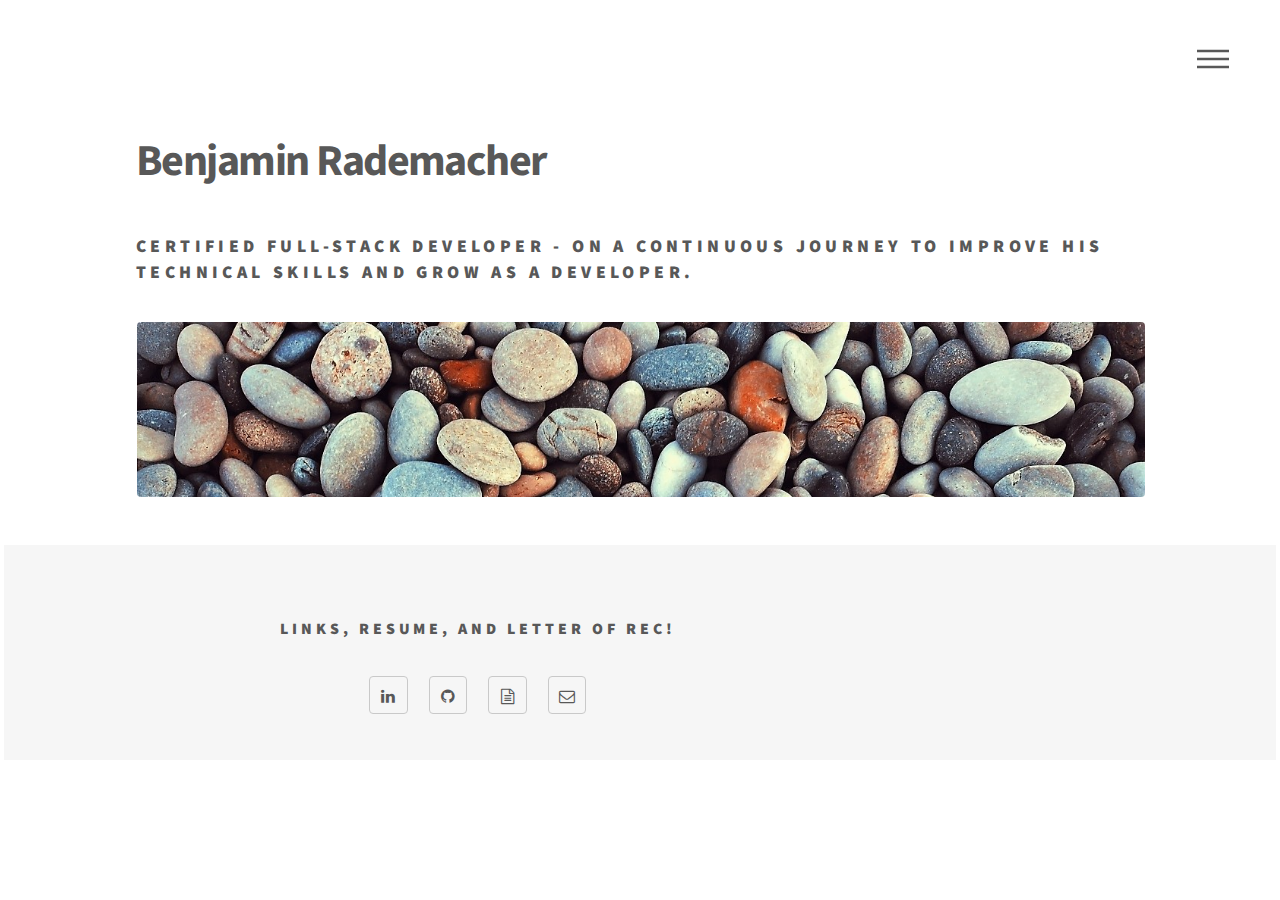
<file: index.html>
<!DOCTYPE HTML>

<html>

<head>
	<title>Ben Rademacher Portfolio</title>
	<meta charset="utf-8" />
	<meta name="viewport" content="width=device-width, initial-scale=1, user-scalable=no" />
	<link rel="stylesheet" href="assets/css/main.css" />
	<noscript>
		<link rel="stylesheet" href="assets/css/noscript.css" /></noscript>
</head>

<body class="is-preload">
	<!-- Wrapper -->
	<div id="wrapper">

		<!-- Header -->
		<header id="header">
			<div class="inner">

				<!-- Nav -->
				<nav>
					<ul>
						<li><a href="#menu">Menu</a></li>
					</ul>
				</nav>

			</div>
		</header>

		<!-- Menu -->
		<nav id="menu">
			<h2>Menu</h2>
			<ul>
				<li><a href="index.html">Home</a></li>
				<li><a href="about.html">About Me</a></li>
				<li><a href="portfolio.html">Portfolio</a></li>
			</ul>
		</nav>

		<!-- Main -->
		<div class="main">

			<div class="inner">
				<h1>Benjamin Rademacher</h1>

				<h2>Certified full-stack developer - On a continuous journey to improve his technical skills and grow as a
					developer.</h2>

				<span class="image main"><img src="images/homeImage.jpg" alt="" /></span>
			</div>

		</div>

		<!-- Footer -->
		<footer id="footer">
			<div class="inner">

				<section>
					<h2>Links, Resume, and Letter of Rec!</h2>
					<ul class="icons">
						<li><a href="https://www.linkedin.com/in/benjamin-rademacher-408414156/" class="icon style2 fa-linkedin"><span
								 class="label">LinkedIn</span></a></li>
						<li><a href="https://github.com/Brademacher" class="icon style2 fa-github"><span class="label">GitHub</span></a></li>
						<li><a href="https://drive.google.com/file/d/1cj8denVGsqzPODSvuoxDwABhf8WOBsM_/view?usp=sharing" class="icon style2 fa-file-text-o"><span
								 class="label">Resume</span></a></li>
						<li><a href="https://drive.google.com/file/d/0B2CAFLzSlTbmTkt3UWxESm9NRUxSRF9FR2FhVXRlQ3o4UEhr/view?usp=sharing"
							 class="icon style2 fa-envelope-o"><span class="label">Letter of Recommendation</span></a></li>
					</ul>
				</section>

			</div>
		</footer>

	</div>

	<!-- Scripts -->
	<script src="assets/js/jquery.min.js"></script>
	<script src="assets/js/browser.min.js"></script>
	<script src="assets/js/breakpoints.min.js"></script>
	<script src="assets/js/util.js"></script>
	<script src="assets/js/main.js"></script>

</body>

</html>
</file>
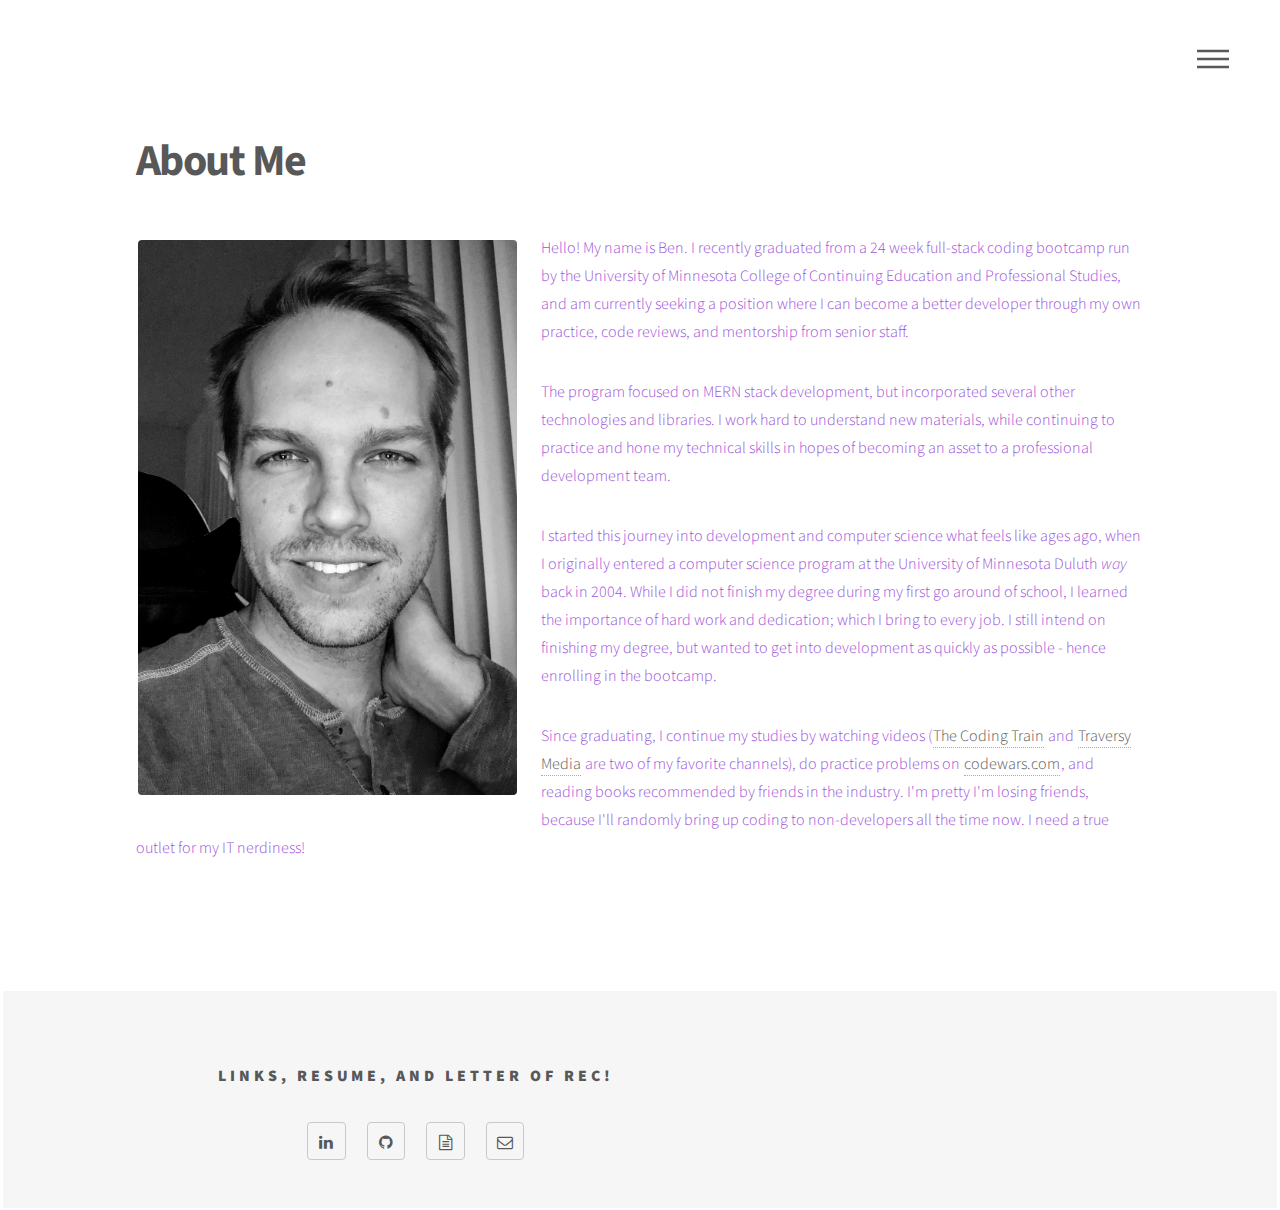
<file: about.html>
<!DOCTYPE HTML>

<html>

<head>
	<title>Ben Rademacher Portfolio</title>
	<meta charset="utf-8" />
	<meta name="viewport" content="width=device-width, initial-scale=1, user-scalable=no" />
	<link rel="stylesheet" href="assets/css/main.css" />
	<noscript>
		<link rel="stylesheet" href="assets/css/noscript.css" /></noscript>
</head>

<body class="is-preload">
	<!-- Wrapper -->
	<div id="wrapper">

		<!-- Header -->
		<header id="header">
			<div class="inner">

				<!-- Nav -->
				<nav>
					<ul>
						<li><a href="#menu">Menu</a></li>
					</ul>
				</nav>

			</div>
		</header>

		<!-- Menu -->
		<nav id="menu">
			<h2>Menu</h2>
			<ul>
				<li><a href="index.html">Home</a></li>
				<li><a href="about.html">About Me</a></li>
				<li><a href="portfolio.html">Portfolio</a></li>
			</ul>
		</nav>

		<!-- Main -->
		<div id="main">

			<div class="inner">

				<h1>About Me</h1>

				<p class='bio'><span class="image left"><img src="./images/picofme.jpeg" alt="Picture of me" /></span>Hello! My name is Ben. I
					recently graduated from a 24 week full-stack coding bootcamp run by the
					University of Minnesota College of Continuing Education and Professional Studies, and am currently seeking a
					position where I can become a better developer through my own practice, code reviews,
					and mentorship from senior staff.</p>


				<p class='bio'>The program focused on MERN stack development, but incorporated several other technologies and libraries. I work
					hard to understand new materials, while continuing to practice and hone my technical skills in hopes of becoming
					an asset to a professional development team.</p>

				<p class='bio'>I started this journey into development and computer science what feels like ages ago, when I originally entered
					a computer science program at the University of Minnesota Duluth <em>way</em> back in 2004. While I did not finish
					my degree during my first go around of school, I learned the importance of hard work and dedication; which I bring
					to every
					job. I still intend on finishing my degree, but wanted to get into development as quickly as possible - hence
					enrolling in
					the bootcamp.</p>

				<p class='bio'>Since graduating, I continue my studies by watching videos (<a href="https://www.youtube.com/user/shiffman">The
						Coding Train</a> and <a href="https://www.youtube.com/channel/UC29ju8bIPH5as8OGnQzwJyA">Traversy Media</a> are
					two of my favorite channels), do practice problems on <a href="https://www.codewars.com/users/brademacher">codewars.com</a>,
					and reading books recommended by friends in the industry. I'm pretty I'm losing friends, because I'll randomly
					bring up coding to non-developers all the time now. I need a true outlet for my IT nerdiness!</p>

			</div>
		</div>
	</div>

	<!-- Footer -->
	<footer id="footer">

		<div class="inner">

			<section>
				<h2>Links, Resume, and Letter of Rec!</h2>

				<ul class="icons">
					<li><a href="https://www.linkedin.com/in/benjamin-rademacher-408414156/" class="icon style2 fa-linkedin"><span
							 class="label">LinkedIn</span></a></li>
					<li><a href="https://github.com/Brademacher" class="icon style2 fa-github"><span class="label">GitHub</span></a></li>
					<li><a href="https://drive.google.com/file/d/1cj8denVGsqzPODSvuoxDwABhf8WOBsM_/view?usp=sharing" class="icon style2 fa-file-text-o"><span
							 class="label">Resume</span></a></li>
					<li><a href="https://drive.google.com/file/d/0B2CAFLzSlTbmTkt3UWxESm9NRUxSRF9FR2FhVXRlQ3o4UEhr/view?usp=sharing"
						 class="icon style2 fa-envelope-o"><span class="label">Letter of Recommendation</span></a></li>
				</ul>

			</section>

		</div>
	</footer>

	</div>

	<!-- Scripts -->
	<script src="assets/js/jquery.min.js"></script>
	<script src="assets/js/browser.min.js"></script>
	<script src="assets/js/breakpoints.min.js"></script>
	<script src="assets/js/util.js"></script>
	<script src="assets/js/main.js"></script>

</body>

</html>
</file>
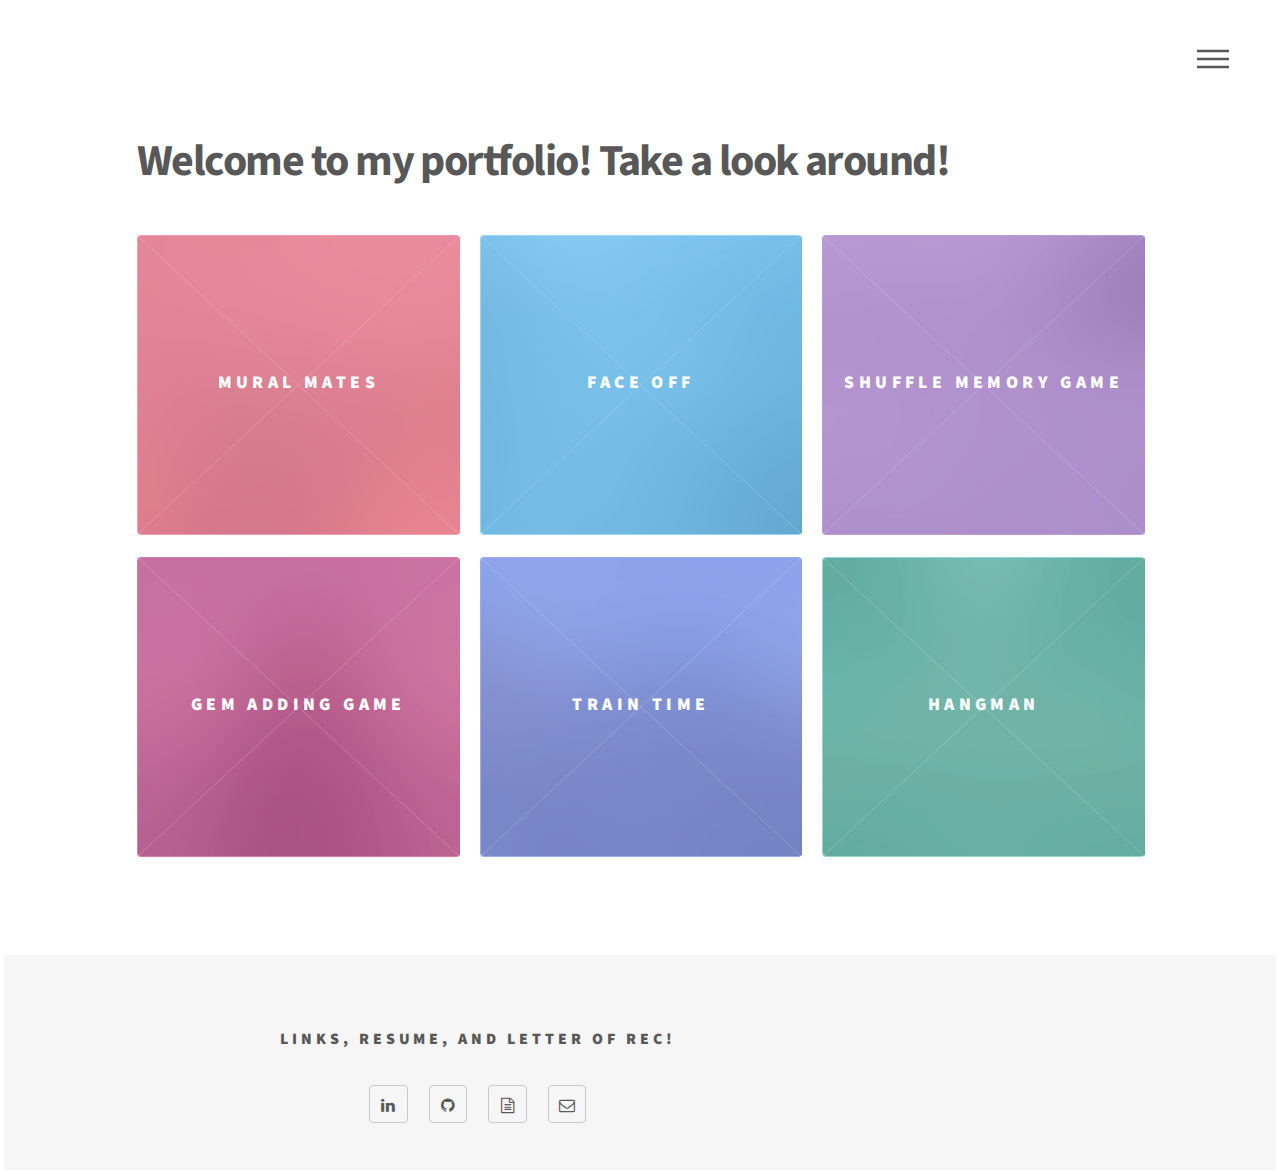
<file: portfolio.html>
<!DOCTYPE HTML>

<html>

<head>
	<title>Ben Rademacher Portfolio</title>
	<meta charset="utf-8" />
	<meta name="viewport" content="width=device-width, initial-scale=1, user-scalable=no" />
	<link rel="stylesheet" href="assets/css/main.css" />
	<noscript>
		<link rel="stylesheet" href="assets/css/noscript.css" /></noscript>
</head>

<body class="is-preload">
	<!-- Wrapper -->
	<div id="wrapper">

		<!-- Header -->
		<header id="header">
			<div class="inner">

				<!-- Nav -->
				<nav>
					<ul>
						<li><a href="#menu">Menu</a></li>
					</ul>
				</nav>

			</div>
		</header>

		<!-- Menu -->
		<nav id="menu">
			<h2>Menu</h2>
			<ul>
				<li><a href="index.html">Home</a></li>
				<li><a href="about.html">About Me</a></li>
				<li><a href="portfolio.html">Portfolio</a></li>
			</ul>
		</nav>

		<!-- Main -->
		<div id="main">
			<div class="inner">
				<header>
					<h1>Welcome to my portfolio! Take a look around!</h1>
				</header>
				<section class="tiles">

					<article class="style1">
						<span class="image">
							<img src="images/pic01.jpg" alt="mural mates" />
						</span>
						<a href="https://muralmates.herokuapp.com/">
							<h2>Mural Mates</h2>
							<div class="content">
								<p>Final group project of our program. This is a full-stack interactive game for you and a friend to create
									collaborative drawings. Uses MERN stack,
									canvas, semantic UI, and other technologies.</p>
							</div>
						</a>
					</article>

					<article class="style2">
						<span class="image">
							<img src="images/pic02.jpg" alt="" />
						</span>
						<a href="https://mcale017.github.io/Group-Project-1/">
							<h2>Face Off</h2>
							<div class="content">
								<p>Battle your buddies by uploading your favorite pic of yourselves and duking it out! Uses JavaScript, jQuery,
									Bootstrap,
									and third party API's.</p>
							</div>
						</a>
					</article>

					<article class="style5">
						<span class="image">
							<img src="images/pic05.jpg" alt="" />
						</span>
						<a href="https://fathomless-ocean-94780.herokuapp.com/">
							<h2>Shuffle Memory Game</h2>
							<div class="content">
								<p>React-based game that challenges your memory. It's also fun and filled with 90's cartoon characters!</p>
							</div>
						</a>
					</article>

					<article class="style4">
						<span class="image">
							<img src="images/pic04.jpg" alt="" />
						</span>
						<a href="https://brademacher.github.io/Gem-Game/">
							<h2>Gem Adding Game</h2>
							<div class="content">
								<p>A quick game using jQuery. Press the gems with hidden random values to hopefully add up to the target amount!</p>
							</div>
						</a>
					</article>

					<article class="style6">
						<span class="image">
							<img src="images/pic06.jpg" alt="" />
						</span>
						<a href="https://brademacher.github.io/Train-Time/">
							<h2>Train Time</h2>
							<div class="content">
								<p>Project that uses Firebase to store train departure times (which are added by you).</p>
							</div>
						</a>
					</article>

					<article class="style3">
						<span class="image">
							<img src="images/pic03.jpg" alt="" />
						</span>
						<a href="https://brademacher.github.io/Hangman/">
							<h2>Hangman</h2>
							<div class="content">
								<p>Simple Hangman game. This was the first application I developed that used JavaScript. </p>
							</div>
						</a>
					</article>

				</section>
			</div>
		</div>

		<!-- Footer -->
		<footer id="footer">
			<div class="inner">
				<section>
					<h2>Links, Resume, and Letter of Rec!</h2>
					<ul class="icons">
						<li><a href="https://www.linkedin.com/in/benjamin-rademacher-408414156/" class="icon style2 fa-linkedin"><span
								 class="label">LinkedIn</span></a></li>
						<li><a href="https://github.com/Brademacher" class="icon style2 fa-github"><span class="label">GitHub</span></a></li>
						<li><a href="https://drive.google.com/file/d/1cj8denVGsqzPODSvuoxDwABhf8WOBsM_/view?usp=sharing" class="icon style2 fa-file-text-o"><span
								 class="label">Resume</span></a></li>
						<li><a href="https://drive.google.com/file/d/0B2CAFLzSlTbmTkt3UWxESm9NRUxSRF9FR2FhVXRlQ3o4UEhr/view?usp=sharing"
							 class="icon style2 fa-envelope-o"><span class="label">Letter of Recommendation</span></a></li>
					</ul>
				</section>
			</div>
		</footer>

	</div>

	<!-- Scripts -->
	<script src="assets/js/jquery.min.js"></script>
	<script src="assets/js/browser.min.js"></script>
	<script src="assets/js/breakpoints.min.js"></script>
	<script src="assets/js/util.js"></script>
	<script src="assets/js/main.js"></script>

</body>

</html>
</file>
<file: assets/css/noscript.css>
/* Tiles */

	body.is-preload .tiles article {
		-moz-transform: none;
		-webkit-transform: none;
		-ms-transform: none;
		transform: none;
		opacity: 1;
	}
</file>
<file: assets/css/main.css>
@import url(font-awesome.min.css);
@import url("https://fonts.googleapis.com/css?family=Source+Sans+Pro:300,700,900");

html, body, div, span, applet, object,
iframe, h1, h2, h3, h4, h5, h6, p, blockquote,
pre, a, abbr, acronym, address, big, cite,
code, del, dfn, em, img, ins, kbd, q, s, samp,
small, strike, strong, sub, sup, tt, var, b,
u, i, center, dl, dt, dd, ol, ul, li, fieldset,
form, label, legend, table, caption, tbody,
tfoot, thead, tr, th, td, article, aside,
canvas, details, embed, figure, figcaption,
footer, header, hgroup, menu, nav, output, ruby,
section, summary, time, mark, audio, video {
	margin: 1px;
	padding: 0;
	border: 0;
	font-size: 100%;
	font: inherit;
	vertical-align: baseline;}

article, aside, details, figcaption, figure,
footer, header, hgroup, menu, nav, section {
	display: block;}

body {
	line-height: 1;
}

ol, ul {
	list-style: none;
}

blockquote, q {
	quotes: none;
}

	blockquote:before, blockquote:after, q:before, q:after {
		content: '';
		content: none;
	}

table {
	border-collapse: collapse;
	border-spacing: 0;
}

body {
	-webkit-text-size-adjust: none;
}

mark {
	background-color: transparent;
	color: inherit;
}

input::-moz-focus-inner {
	border: 0;
	padding: 0;
}

input, select, textarea {
	-moz-appearance: none;
	-webkit-appearance: none;
	-ms-appearance: none;
	appearance: none;
}

/* Basic */

	@-ms-viewport {
		width: device-width;
	}

	body {
		-ms-overflow-style: scrollbar;
	}

	@media screen and (max-width: 480px) {

		html, body {
			min-width: 320px;
		}

	}

	html {
		box-sizing: border-box;
	}

	*, *:before, *:after {
		box-sizing: inherit;
	}

	body {
		background: #ffffff;
	}

		body.is-preload *, body.is-preload *:before, body.is-preload *:after {
			-moz-animation: none !important;
			-webkit-animation: none !important;
			-ms-animation: none !important;
			animation: none !important;
			-moz-transition: none !important;
			-webkit-transition: none !important;
			-ms-transition: none !important;
			transition: none !important;
		}

/* Type */

	body, input, select, textarea {
		color: #585858;
		font-family: "Source Sans Pro", Helvetica, sans-serif;
		font-size: 16pt;
		font-weight: 300;
		line-height: 1.75;
	}

		@media screen and (max-width: 1680px) {

			body, input, select, textarea {
				font-size: 14pt;
			}

		}

		@media screen and (max-width: 1280px) {

			body, input, select, textarea {
				font-size: 12pt;
			}

		}

	a {
		-moz-transition: border-bottom-color 0.2s ease, color 0.2s ease;
		-webkit-transition: border-bottom-color 0.2s ease, color 0.2s ease;
		-ms-transition: border-bottom-color 0.2s ease, color 0.2s ease;
		transition: border-bottom-color 0.2s ease, color 0.2s ease;
		text-decoration: none;
		color: #585858;
		border-bottom: dotted 1px rgba(88, 88, 88, 0.5);
	}

		a:hover {
			border-bottom-color: transparent;
			color: #9b51d8 !important;
		}

	strong, b {
		font-weight: 900;
	}

	em, i {
		font-style: italic;
	}

	p {
		margin: 0 0 2em 0;
	}
		p.bio {
			color: #9b51d8;
		}

	h1 {
		font-size: 2.75em;
		font-weight: 700;
		line-height: 1.3;
		margin: 0 0 1em 0;
		letter-spacing: -0.035em;
	}

		h1 a {
			color: inherit;
		}

		@media screen and (max-width: 736px) {

			h1 {
				font-size: 2em;
				margin: 0 0 1em 0;
			}

		}

		@media screen and (max-width: 360px) {

			h1 {
				font-size: 1.75em;
			}

		}

	h2, h3, h4, h5, h6 {
		font-weight: 900;
		line-height: 1.5;
		margin: 0 0 2em 0;
		text-transform: uppercase;
		letter-spacing: 0.35em;
	}

		h2 a, h3 a, h4 a, h5 a, h6 a {
			color: inherit;
		}

	h2 {
		font-size: 1.1em;
		letter-spacing: 0.25em !important;
	}

	h3 {
		font-size: 1em;
	}

	h4 {
		font-size: 0.8em;
	}

	h5 {
		font-size: 0.8em;
	}

	h6 {
		font-size: 0.8em;
	}

	@media screen and (max-width: 980px) {

		h1 br, h2 br, h3 br, h4 br, h5 br, h6 br {
			display: none;
		}

	}

	@media screen and (max-width: 736px) {

		h2 {
			font-size: 1em;
		}

		h3 {
			font-size: 0.8em;
		}

	}

	sub {
		font-size: 0.8em;
		position: relative;
		top: 0.5em;
	}

	sup {
		font-size: 0.8em;
		position: relative;
		top: -0.5em;
	}

	blockquote {
		border-left: solid 4px #c9c9c9;
		font-style: italic;
		margin: 0 0 2em 0;
		padding: 0.5em 0 0.5em 2em;
	}

	code {
		background: rgba(144, 144, 144, 0.075);
		border-radius: 4px;
		border: solid 1px #c9c9c9;
		font-family: "Courier New", monospace;
		font-size: 0.9em;
		margin: 0 0.25em;
		padding: 0.25em 0.65em;
	}

	pre {
		-webkit-overflow-scrolling: touch;
		font-family: "Courier New", monospace;
		font-size: 0.9em;
		margin: 0 0 2em 0;
	}

		pre code {
			display: block;
			line-height: 1.75;
			padding: 1em 1.5em;
			overflow-x: auto;
		}

	hr {
		border: 0;
		border-bottom: solid 1px #c9c9c9;
		margin: 2em 0;
	}

		hr.major {
			margin: 3em 0;
		}

	.align-left {
		text-align: left;
	}

	.align-center {
		text-align: center;
	}

	.align-right {
		text-align: right;
	}

/* Row */

	.row {
		display: flex;
		flex-wrap: wrap;
		box-sizing: border-box;
		align-items: stretch;
	}

		.row > * {
			box-sizing: border-box;
		}

		.row.gtr-uniform > * > :last-child {
			margin-bottom: 0;
		}

		.row.aln-left {
			justify-content: flex-start;
		}

		.row.aln-center {
			justify-content: center;
		}

		.row.aln-right {
			justify-content: flex-end;
		}

		.row.aln-top {
			align-items: flex-start;
		}

		.row.aln-middle {
			align-items: center;
		}

		.row.aln-bottom {
			align-items: flex-end;
		}

		.row > .imp {
			order: -1;
		}

		.row > .col-1 {
			width: 8.3333333333%;
		}

		.row > .off-1 {
			margin-left: 8.3333333333%;
		}

		.row > .col-2 {
			width: 16.6666666667%;
		}

		.row > .off-2 {
			margin-left: 16.6666666667%;
		}

		.row > .col-3 {
			width: 25%;
		}

		.row > .off-3 {
			margin-left: 25%;
		}

		.row > .col-4 {
			width: 33.3333333333%;
		}

		.row > .off-4 {
			margin-left: 33.3333333333%;
		}

		.row > .col-5 {
			width: 41.6666666667%;
		}

		.row > .off-5 {
			margin-left: 41.6666666667%;
		}

		.row > .col-6 {
			width: 50%;
		}

		.row > .off-6 {
			margin-left: 50%;
		}

		.row > .col-7 {
			width: 58.3333333333%;
		}

		.row > .off-7 {
			margin-left: 58.3333333333%;
		}

		.row > .col-8 {
			width: 66.6666666667%;
		}

		.row > .off-8 {
			margin-left: 66.6666666667%;
		}

		.row > .col-9 {
			width: 75%;
		}

		.row > .off-9 {
			margin-left: 75%;
		}

		.row > .col-10 {
			width: 83.3333333333%;
		}

		.row > .off-10 {
			margin-left: 83.3333333333%;
		}

		.row > .col-11 {
			width: 91.6666666667%;
		}

		.row > .off-11 {
			margin-left: 91.6666666667%;
		}

		.row > .col-12 {
			width: 100%;
		}

		.row > .off-12 {
			margin-left: 100%;
		}

		.row.gtr-0 {
			margin-top: 0;
			margin-left: 0em;
		}

			.row.gtr-0 > * {
				padding: 0 0 0 0em;
			}

			.row.gtr-0.gtr-uniform {
				margin-top: 0em;
			}

				.row.gtr-0.gtr-uniform > * {
					padding-top: 0em;
				}

		.row.gtr-25 {
			margin-top: 0;
			margin-left: -0.5em;
		}

			.row.gtr-25 > * {
				padding: 0 0 0 0.5em;
			}

			.row.gtr-25.gtr-uniform {
				margin-top: -0.5em;
			}

				.row.gtr-25.gtr-uniform > * {
					padding-top: 0.5em;
				}

		.row.gtr-50 {
			margin-top: 0;
			margin-left: -1em;
		}

			.row.gtr-50 > * {
				padding: 0 0 0 1em;
			}

			.row.gtr-50.gtr-uniform {
				margin-top: -1em;
			}

				.row.gtr-50.gtr-uniform > * {
					padding-top: 1em;
				}

		.row {
			margin-top: 0;
			margin-left: -2em;
		}

			.row > * {
				padding: 0 0 0 2em;
			}

			.row.gtr-uniform {
				margin-top: -2em;
			}

				.row.gtr-uniform > * {
					padding-top: 2em;
				}

		.row.gtr-150 {
			margin-top: 0;
			margin-left: -3em;
		}

			.row.gtr-150 > * {
				padding: 0 0 0 3em;
			}

			.row.gtr-150.gtr-uniform {
				margin-top: -3em;
			}

				.row.gtr-150.gtr-uniform > * {
					padding-top: 3em;
				}

		.row.gtr-200 {
			margin-top: 0;
			margin-left: -4em;
		}

			.row.gtr-200 > * {
				padding: 0 0 0 4em;
			}

			.row.gtr-200.gtr-uniform {
				margin-top: -4em;
			}

				.row.gtr-200.gtr-uniform > * {
					padding-top: 4em;
				}

		@media screen and (max-width: 1680px) {

			.row {
				display: flex;
				flex-wrap: wrap;
				box-sizing: border-box;
				align-items: stretch;
			}

				.row > * {
					box-sizing: border-box;
				}

				.row.gtr-uniform > * > :last-child {
					margin-bottom: 0;
				}

				.row.aln-left {
					justify-content: flex-start;
				}

				.row.aln-center {
					justify-content: center;
				}

				.row.aln-right {
					justify-content: flex-end;
				}

				.row.aln-top {
					align-items: flex-start;
				}

				.row.aln-middle {
					align-items: center;
				}

				.row.aln-bottom {
					align-items: flex-end;
				}

				.row > .imp-xlarge {
					order: -1;
				}

				.row > .col-1-xlarge {
					width: 8.3333333333%;
				}

				.row > .off-1-xlarge {
					margin-left: 8.3333333333%;
				}

				.row > .col-2-xlarge {
					width: 16.6666666667%;
				}

				.row > .off-2-xlarge {
					margin-left: 16.6666666667%;
				}

				.row > .col-3-xlarge {
					width: 25%;
				}

				.row > .off-3-xlarge {
					margin-left: 25%;
				}

				.row > .col-4-xlarge {
					width: 33.3333333333%;
				}

				.row > .off-4-xlarge {
					margin-left: 33.3333333333%;
				}

				.row > .col-5-xlarge {
					width: 41.6666666667%;
				}

				.row > .off-5-xlarge {
					margin-left: 41.6666666667%;
				}

				.row > .col-6-xlarge {
					width: 50%;
				}

				.row > .off-6-xlarge {
					margin-left: 50%;
				}

				.row > .col-7-xlarge {
					width: 58.3333333333%;
				}

				.row > .off-7-xlarge {
					margin-left: 58.3333333333%;
				}

				.row > .col-8-xlarge {
					width: 66.6666666667%;
				}

				.row > .off-8-xlarge {
					margin-left: 66.6666666667%;
				}

				.row > .col-9-xlarge {
					width: 75%;
				}

				.row > .off-9-xlarge {
					margin-left: 75%;
				}

				.row > .col-10-xlarge {
					width: 83.3333333333%;
				}

				.row > .off-10-xlarge {
					margin-left: 83.3333333333%;
				}

				.row > .col-11-xlarge {
					width: 91.6666666667%;
				}

				.row > .off-11-xlarge {
					margin-left: 91.6666666667%;
				}

				.row > .col-12-xlarge {
					width: 100%;
				}

				.row > .off-12-xlarge {
					margin-left: 100%;
				}

				.row.gtr-0 {
					margin-top: 0;
					margin-left: 0em;
				}

					.row.gtr-0 > * {
						padding: 0 0 0 0em;
					}

					.row.gtr-0.gtr-uniform {
						margin-top: 0em;
					}

						.row.gtr-0.gtr-uniform > * {
							padding-top: 0em;
						}

				.row.gtr-25 {
					margin-top: 0;
					margin-left: -0.5em;
				}

					.row.gtr-25 > * {
						padding: 0 0 0 0.5em;
					}

					.row.gtr-25.gtr-uniform {
						margin-top: -0.5em;
					}

						.row.gtr-25.gtr-uniform > * {
							padding-top: 0.5em;
						}

				.row.gtr-50 {
					margin-top: 0;
					margin-left: -1em;
				}

					.row.gtr-50 > * {
						padding: 0 0 0 1em;
					}

					.row.gtr-50.gtr-uniform {
						margin-top: -1em;
					}

						.row.gtr-50.gtr-uniform > * {
							padding-top: 1em;
						}

				.row {
					margin-top: 0;
					margin-left: -2em;
				}

					.row > * {
						padding: 0 0 0 2em;
					}

					.row.gtr-uniform {
						margin-top: -2em;
					}

						.row.gtr-uniform > * {
							padding-top: 2em;
						}

				.row.gtr-150 {
					margin-top: 0;
					margin-left: -3em;
				}

					.row.gtr-150 > * {
						padding: 0 0 0 3em;
					}

					.row.gtr-150.gtr-uniform {
						margin-top: -3em;
					}

						.row.gtr-150.gtr-uniform > * {
							padding-top: 3em;
						}

				.row.gtr-200 {
					margin-top: 0;
					margin-left: -4em;
				}

					.row.gtr-200 > * {
						padding: 0 0 0 4em;
					}

					.row.gtr-200.gtr-uniform {
						margin-top: -4em;
					}

						.row.gtr-200.gtr-uniform > * {
							padding-top: 4em;
						}

		}

		@media screen and (max-width: 1280px) {

			.row {
				display: flex;
				flex-wrap: wrap;
				box-sizing: border-box;
				align-items: stretch;
			}

				.row > * {
					box-sizing: border-box;
				}

				.row.gtr-uniform > * > :last-child {
					margin-bottom: 0;
				}

				.row.aln-left {
					justify-content: flex-start;
				}

				.row.aln-center {
					justify-content: center;
				}

				.row.aln-right {
					justify-content: flex-end;
				}

				.row.aln-top {
					align-items: flex-start;
				}

				.row.aln-middle {
					align-items: center;
				}

				.row.aln-bottom {
					align-items: flex-end;
				}

				.row > .imp-large {
					order: -1;
				}

				.row > .col-1-large {
					width: 8.3333333333%;
				}

				.row > .off-1-large {
					margin-left: 8.3333333333%;
				}

				.row > .col-2-large {
					width: 16.6666666667%;
				}

				.row > .off-2-large {
					margin-left: 16.6666666667%;
				}

				.row > .col-3-large {
					width: 25%;
				}

				.row > .off-3-large {
					margin-left: 25%;
				}

				.row > .col-4-large {
					width: 33.3333333333%;
				}

				.row > .off-4-large {
					margin-left: 33.3333333333%;
				}

				.row > .col-5-large {
					width: 41.6666666667%;
				}

				.row > .off-5-large {
					margin-left: 41.6666666667%;
				}

				.row > .col-6-large {
					width: 50%;
				}

				.row > .off-6-large {
					margin-left: 50%;
				}

				.row > .col-7-large {
					width: 58.3333333333%;
				}

				.row > .off-7-large {
					margin-left: 58.3333333333%;
				}

				.row > .col-8-large {
					width: 66.6666666667%;
				}

				.row > .off-8-large {
					margin-left: 66.6666666667%;
				}

				.row > .col-9-large {
					width: 75%;
				}

				.row > .off-9-large {
					margin-left: 75%;
				}

				.row > .col-10-large {
					width: 83.3333333333%;
				}

				.row > .off-10-large {
					margin-left: 83.3333333333%;
				}

				.row > .col-11-large {
					width: 91.6666666667%;
				}

				.row > .off-11-large {
					margin-left: 91.6666666667%;
				}

				.row > .col-12-large {
					width: 100%;
				}

				.row > .off-12-large {
					margin-left: 100%;
				}

				.row.gtr-0 {
					margin-top: 0;
					margin-left: 0em;
				}

					.row.gtr-0 > * {
						padding: 0 0 0 0em;
					}

					.row.gtr-0.gtr-uniform {
						margin-top: 0em;
					}

						.row.gtr-0.gtr-uniform > * {
							padding-top: 0em;
						}

				.row.gtr-25 {
					margin-top: 0;
					margin-left: -0.5em;
				}

					.row.gtr-25 > * {
						padding: 0 0 0 0.5em;
					}

					.row.gtr-25.gtr-uniform {
						margin-top: -0.5em;
					}

						.row.gtr-25.gtr-uniform > * {
							padding-top: 0.5em;
						}

				.row.gtr-50 {
					margin-top: 0;
					margin-left: -1em;
				}

					.row.gtr-50 > * {
						padding: 0 0 0 1em;
					}

					.row.gtr-50.gtr-uniform {
						margin-top: -1em;
					}

						.row.gtr-50.gtr-uniform > * {
							padding-top: 1em;
						}

				.row {
					margin-top: 0;
					margin-left: -2em;
				}

					.row > * {
						padding: 0 0 0 2em;
					}

					.row.gtr-uniform {
						margin-top: -2em;
					}

						.row.gtr-uniform > * {
							padding-top: 2em;
						}

				.row.gtr-150 {
					margin-top: 0;
					margin-left: -3em;
				}

					.row.gtr-150 > * {
						padding: 0 0 0 3em;
					}

					.row.gtr-150.gtr-uniform {
						margin-top: -3em;
					}

						.row.gtr-150.gtr-uniform > * {
							padding-top: 3em;
						}

				.row.gtr-200 {
					margin-top: 0;
					margin-left: -4em;
				}

					.row.gtr-200 > * {
						padding: 0 0 0 4em;
					}

					.row.gtr-200.gtr-uniform {
						margin-top: -4em;
					}

						.row.gtr-200.gtr-uniform > * {
							padding-top: 4em;
						}

		}

		@media screen and (max-width: 980px) {

			.row {
				display: flex;
				flex-wrap: wrap;
				box-sizing: border-box;
				align-items: stretch;
			}

				.row > * {
					box-sizing: border-box;
				}

				.row.gtr-uniform > * > :last-child {
					margin-bottom: 0;
				}

				.row.aln-left {
					justify-content: flex-start;
				}

				.row.aln-center {
					justify-content: center;
				}

				.row.aln-right {
					justify-content: flex-end;
				}

				.row.aln-top {
					align-items: flex-start;
				}

				.row.aln-middle {
					align-items: center;
				}

				.row.aln-bottom {
					align-items: flex-end;
				}

				.row > .imp-medium {
					order: -1;
				}

				.row > .col-1-medium {
					width: 8.3333333333%;
				}

				.row > .off-1-medium {
					margin-left: 8.3333333333%;
				}

				.row > .col-2-medium {
					width: 16.6666666667%;
				}

				.row > .off-2-medium {
					margin-left: 16.6666666667%;
				}

				.row > .col-3-medium {
					width: 25%;
				}

				.row > .off-3-medium {
					margin-left: 25%;
				}

				.row > .col-4-medium {
					width: 33.3333333333%;
				}

				.row > .off-4-medium {
					margin-left: 33.3333333333%;
				}

				.row > .col-5-medium {
					width: 41.6666666667%;
				}

				.row > .off-5-medium {
					margin-left: 41.6666666667%;
				}

				.row > .col-6-medium {
					width: 50%;
				}

				.row > .off-6-medium {
					margin-left: 50%;
				}

				.row > .col-7-medium {
					width: 58.3333333333%;
				}

				.row > .off-7-medium {
					margin-left: 58.3333333333%;
				}

				.row > .col-8-medium {
					width: 66.6666666667%;
				}

				.row > .off-8-medium {
					margin-left: 66.6666666667%;
				}

				.row > .col-9-medium {
					width: 75%;
				}

				.row > .off-9-medium {
					margin-left: 75%;
				}

				.row > .col-10-medium {
					width: 83.3333333333%;
				}

				.row > .off-10-medium {
					margin-left: 83.3333333333%;
				}

				.row > .col-11-medium {
					width: 91.6666666667%;
				}

				.row > .off-11-medium {
					margin-left: 91.6666666667%;
				}

				.row > .col-12-medium {
					width: 100%;
				}

				.row > .off-12-medium {
					margin-left: 100%;
				}

				.row.gtr-0 {
					margin-top: 0;
					margin-left: 0em;
				}

					.row.gtr-0 > * {
						padding: 0 0 0 0em;
					}

					.row.gtr-0.gtr-uniform {
						margin-top: 0em;
					}

						.row.gtr-0.gtr-uniform > * {
							padding-top: 0em;
						}

				.row.gtr-25 {
					margin-top: 0;
					margin-left: -0.375em;
				}

					.row.gtr-25 > * {
						padding: 0 0 0 0.375em;
					}

					.row.gtr-25.gtr-uniform {
						margin-top: -0.375em;
					}

						.row.gtr-25.gtr-uniform > * {
							padding-top: 0.375em;
						}

				.row.gtr-50 {
					margin-top: 0;
					margin-left: -0.75em;
				}

					.row.gtr-50 > * {
						padding: 0 0 0 0.75em;
					}

					.row.gtr-50.gtr-uniform {
						margin-top: -0.75em;
					}

						.row.gtr-50.gtr-uniform > * {
							padding-top: 0.75em;
						}

				.row {
					margin-top: 0;
					margin-left: -1.5em;
				}

					.row > * {
						padding: 0 0 0 1.5em;
					}

					.row.gtr-uniform {
						margin-top: -1.5em;
					}

						.row.gtr-uniform > * {
							padding-top: 1.5em;
						}

				.row.gtr-150 {
					margin-top: 0;
					margin-left: -2.25em;
				}

					.row.gtr-150 > * {
						padding: 0 0 0 2.25em;
					}

					.row.gtr-150.gtr-uniform {
						margin-top: -2.25em;
					}

						.row.gtr-150.gtr-uniform > * {
							padding-top: 2.25em;
						}

				.row.gtr-200 {
					margin-top: 0;
					margin-left: -3em;
				}

					.row.gtr-200 > * {
						padding: 0 0 0 3em;
					}

					.row.gtr-200.gtr-uniform {
						margin-top: -3em;
					}

						.row.gtr-200.gtr-uniform > * {
							padding-top: 3em;
						}

		}

		@media screen and (max-width: 736px) {

			.row {
				display: flex;
				flex-wrap: wrap;
				box-sizing: border-box;
				align-items: stretch;
			}

				.row > * {
					box-sizing: border-box;
				}

				.row.gtr-uniform > * > :last-child {
					margin-bottom: 0;
				}

				.row.aln-left {
					justify-content: flex-start;
				}

				.row.aln-center {
					justify-content: center;
				}

				.row.aln-right {
					justify-content: flex-end;
				}

				.row.aln-top {
					align-items: flex-start;
				}

				.row.aln-middle {
					align-items: center;
				}

				.row.aln-bottom {
					align-items: flex-end;
				}

				.row > .imp-small {
					order: -1;
				}

				.row > .col-1-small {
					width: 8.3333333333%;
				}

				.row > .off-1-small {
					margin-left: 8.3333333333%;
				}

				.row > .col-2-small {
					width: 16.6666666667%;
				}

				.row > .off-2-small {
					margin-left: 16.6666666667%;
				}

				.row > .col-3-small {
					width: 25%;
				}

				.row > .off-3-small {
					margin-left: 25%;
				}

				.row > .col-4-small {
					width: 33.3333333333%;
				}

				.row > .off-4-small {
					margin-left: 33.3333333333%;
				}

				.row > .col-5-small {
					width: 41.6666666667%;
				}

				.row > .off-5-small {
					margin-left: 41.6666666667%;
				}

				.row > .col-6-small {
					width: 50%;
				}

				.row > .off-6-small {
					margin-left: 50%;
				}

				.row > .col-7-small {
					width: 58.3333333333%;
				}

				.row > .off-7-small {
					margin-left: 58.3333333333%;
				}

				.row > .col-8-small {
					width: 66.6666666667%;
				}

				.row > .off-8-small {
					margin-left: 66.6666666667%;
				}

				.row > .col-9-small {
					width: 75%;
				}

				.row > .off-9-small {
					margin-left: 75%;
				}

				.row > .col-10-small {
					width: 83.3333333333%;
				}

				.row > .off-10-small {
					margin-left: 83.3333333333%;
				}

				.row > .col-11-small {
					width: 91.6666666667%;
				}

				.row > .off-11-small {
					margin-left: 91.6666666667%;
				}

				.row > .col-12-small {
					width: 100%;
				}

				.row > .off-12-small {
					margin-left: 100%;
				}

				.row.gtr-0 {
					margin-top: 0;
					margin-left: 0em;
				}

					.row.gtr-0 > * {
						padding: 0 0 0 0em;
					}

					.row.gtr-0.gtr-uniform {
						margin-top: 0em;
					}

						.row.gtr-0.gtr-uniform > * {
							padding-top: 0em;
						}

				.row.gtr-25 {
					margin-top: 0;
					margin-left: -0.25em;
				}

					.row.gtr-25 > * {
						padding: 0 0 0 0.25em;
					}

					.row.gtr-25.gtr-uniform {
						margin-top: -0.25em;
					}

						.row.gtr-25.gtr-uniform > * {
							padding-top: 0.25em;
						}

				.row.gtr-50 {
					margin-top: 0;
					margin-left: -0.5em;
				}

					.row.gtr-50 > * {
						padding: 0 0 0 0.5em;
					}

					.row.gtr-50.gtr-uniform {
						margin-top: -0.5em;
					}

						.row.gtr-50.gtr-uniform > * {
							padding-top: 0.5em;
						}

				.row {
					margin-top: 0;
					margin-left: -1em;
				}

					.row > * {
						padding: 0 0 0 1em;
					}

					.row.gtr-uniform {
						margin-top: -1em;
					}

						.row.gtr-uniform > * {
							padding-top: 1em;
						}

				.row.gtr-150 {
					margin-top: 0;
					margin-left: -1.5em;
				}

					.row.gtr-150 > * {
						padding: 0 0 0 1.5em;
					}

					.row.gtr-150.gtr-uniform {
						margin-top: -1.5em;
					}

						.row.gtr-150.gtr-uniform > * {
							padding-top: 1.5em;
						}

				.row.gtr-200 {
					margin-top: 0;
					margin-left: -2em;
				}

					.row.gtr-200 > * {
						padding: 0 0 0 2em;
					}

					.row.gtr-200.gtr-uniform {
						margin-top: -2em;
					}

						.row.gtr-200.gtr-uniform > * {
							padding-top: 2em;
						}

		}

		@media screen and (max-width: 480px) {

			.row {
				display: flex;
				flex-wrap: wrap;
				box-sizing: border-box;
				align-items: stretch;
			}

				.row > * {
					box-sizing: border-box;
				}

				.row.gtr-uniform > * > :last-child {
					margin-bottom: 0;
				}

				.row.aln-left {
					justify-content: flex-start;
				}

				.row.aln-center {
					justify-content: center;
				}

				.row.aln-right {
					justify-content: flex-end;
				}

				.row.aln-top {
					align-items: flex-start;
				}

				.row.aln-middle {
					align-items: center;
				}

				.row.aln-bottom {
					align-items: flex-end;
				}

				.row > .imp-xsmall {
					order: -1;
				}

				.row > .col-1-xsmall {
					width: 8.3333333333%;
				}

				.row > .off-1-xsmall {
					margin-left: 8.3333333333%;
				}

				.row > .col-2-xsmall {
					width: 16.6666666667%;
				}

				.row > .off-2-xsmall {
					margin-left: 16.6666666667%;
				}

				.row > .col-3-xsmall {
					width: 25%;
				}

				.row > .off-3-xsmall {
					margin-left: 25%;
				}

				.row > .col-4-xsmall {
					width: 33.3333333333%;
				}

				.row > .off-4-xsmall {
					margin-left: 33.3333333333%;
				}

				.row > .col-5-xsmall {
					width: 41.6666666667%;
				}

				.row > .off-5-xsmall {
					margin-left: 41.6666666667%;
				}

				.row > .col-6-xsmall {
					width: 50%;
				}

				.row > .off-6-xsmall {
					margin-left: 50%;
				}

				.row > .col-7-xsmall {
					width: 58.3333333333%;
				}

				.row > .off-7-xsmall {
					margin-left: 58.3333333333%;
				}

				.row > .col-8-xsmall {
					width: 66.6666666667%;
				}

				.row > .off-8-xsmall {
					margin-left: 66.6666666667%;
				}

				.row > .col-9-xsmall {
					width: 75%;
				}

				.row > .off-9-xsmall {
					margin-left: 75%;
				}

				.row > .col-10-xsmall {
					width: 83.3333333333%;
				}

				.row > .off-10-xsmall {
					margin-left: 83.3333333333%;
				}

				.row > .col-11-xsmall {
					width: 91.6666666667%;
				}

				.row > .off-11-xsmall {
					margin-left: 91.6666666667%;
				}

				.row > .col-12-xsmall {
					width: 100%;
				}

				.row > .off-12-xsmall {
					margin-left: 100%;
				}

				.row.gtr-0 {
					margin-top: 0;
					margin-left: 0em;
				}

					.row.gtr-0 > * {
						padding: 0 0 0 0em;
					}

					.row.gtr-0.gtr-uniform {
						margin-top: 0em;
					}

						.row.gtr-0.gtr-uniform > * {
							padding-top: 0em;
						}

				.row.gtr-25 {
					margin-top: 0;
					margin-left: -0.25em;
				}

					.row.gtr-25 > * {
						padding: 0 0 0 0.25em;
					}

					.row.gtr-25.gtr-uniform {
						margin-top: -0.25em;
					}

						.row.gtr-25.gtr-uniform > * {
							padding-top: 0.25em;
						}

				.row.gtr-50 {
					margin-top: 0;
					margin-left: -0.5em;
				}

					.row.gtr-50 > * {
						padding: 0 0 0 0.5em;
					}

					.row.gtr-50.gtr-uniform {
						margin-top: -0.5em;
					}

						.row.gtr-50.gtr-uniform > * {
							padding-top: 0.5em;
						}

				.row {
					margin-top: 0;
					margin-left: -1em;
				}

					.row > * {
						padding: 0 0 0 1em;
					}

					.row.gtr-uniform {
						margin-top: -1em;
					}

						.row.gtr-uniform > * {
							padding-top: 1em;
						}

				.row.gtr-150 {
					margin-top: 0;
					margin-left: -1.5em;
				}

					.row.gtr-150 > * {
						padding: 0 0 0 1.5em;
					}

					.row.gtr-150.gtr-uniform {
						margin-top: -1.5em;
					}

						.row.gtr-150.gtr-uniform > * {
							padding-top: 1.5em;
						}

				.row.gtr-200 {
					margin-top: 0;
					margin-left: -2em;
				}

					.row.gtr-200 > * {
						padding: 0 0 0 2em;
					}

					.row.gtr-200.gtr-uniform {
						margin-top: -2em;
					}

						.row.gtr-200.gtr-uniform > * {
							padding-top: 2em;
						}

		}

/* Section/Article */

	section.special, article.special {
		text-align: center;
	}

	header p {
		margin-top: -1em;
	}

	@media screen and (max-width: 736px) {

		header p {
			margin-top: 0;
		}

	}

/* Icon */

	.icon {
		text-decoration: none;
		border-bottom: none;
		position: relative;
	}

		.icon:before {
			-moz-osx-font-smoothing: grayscale;
			-webkit-font-smoothing: antialiased;
			font-family: FontAwesome;
			font-style: normal;
			font-weight: normal;
			text-transform: none !important;
		}

		.icon > .label {
			display: none;
		}

		.icon.style2 {
			-moz-transition: background-color 0.2s ease-in-out, color 0.2s ease-in-out, border-color 0.2s ease-in-out;
			-webkit-transition: background-color 0.2s ease-in-out, color 0.2s ease-in-out, border-color 0.2s ease-in-out;
			-ms-transition: background-color 0.2s ease-in-out, color 0.2s ease-in-out, border-color 0.2s ease-in-out;
			transition: background-color 0.2s ease-in-out, color 0.2s ease-in-out, border-color 0.2s ease-in-out;
			background-color: transparent;
			border: solid 1px #c9c9c9;
			border-radius: 4px;
			width: 2.65em;
			height: 2.65em;
			display: inline-block;
			text-align: center;
			line-height: 2.65em;
			color: inherit;
		}

			.icon.style2:before {
				font-size: 1.1em;
			}

			.icon.style2:hover {
				color: #9b51d8;
				border-color: #9b51d8;
			}

			.icon.style2:active {
				background-color: rgba(242, 132, 158, 0.1);
			}

/* List */

	ol {
		list-style: decimal;
		margin: 0 0 2em 0;
		padding-left: 1.25em;
	}

		ol li {
			padding-left: 0.25em;
		}

	ul {
		list-style: disc;
		margin: 0 0 2em 0;
		padding-left: 1em;
	}

		ul li {
			padding-left: 0.5em;
		}

		ul.alt {
			list-style: none;
			padding-left: 0;
		}

			ul.alt li {
				border-top: solid 1px #c9c9c9;
				padding: 0.5em 0;
			}

				ul.alt li:first-child {
					border-top: 0;
					padding-top: 0;
				}

	dl {
		margin: 0 0 2em 0;
	}

		dl dt {
			display: block;
			font-weight: 900;
			margin: 0 0 1em 0;
		}

		dl dd {
			margin-left: 2em;
		}

/* Actions */

	ul.actions {
		display: -moz-flex;
		display: -webkit-flex;
		display: -ms-flex;
		display: flex;
		cursor: default;
		list-style: none;
		margin-left: -1em;
		padding-left: 0;
	}

		ul.actions li {
			padding: 0 0 0 1em;
			vertical-align: middle;
		}

		ul.actions.special {
			-moz-justify-content: center;
			-webkit-justify-content: center;
			-ms-justify-content: center;
			justify-content: center;
			width: 100%;
			margin-left: 0;
		}

			ul.actions.special li:first-child {
				padding-left: 0;
			}

		ul.actions.stacked {
			-moz-flex-direction: column;
			-webkit-flex-direction: column;
			-ms-flex-direction: column;
			flex-direction: column;
			margin-left: 0;
		}

			ul.actions.stacked li {
				padding: 1.3em 0 0 0;
			}

				ul.actions.stacked li:first-child {
					padding-top: 0;
				}

		ul.actions.fit {
			width: calc(100% + 1em);
		}

			ul.actions.fit li {
				-moz-flex-grow: 1;
				-webkit-flex-grow: 1;
				-ms-flex-grow: 1;
				flex-grow: 1;
				-moz-flex-shrink: 1;
				-webkit-flex-shrink: 1;
				-ms-flex-shrink: 1;
				flex-shrink: 1;
				width: 100%;
			}

				ul.actions.fit li > * {
					width: 100%;
				}

			ul.actions.fit.stacked {
				width: 100%;
			}

		@media screen and (max-width: 480px) {

			ul.actions:not(.fixed) {
				-moz-flex-direction: column;
				-webkit-flex-direction: column;
				-ms-flex-direction: column;
				flex-direction: column;
				margin-left: 0;
				width: 100% !important;
			}

				ul.actions:not(.fixed) li {
					-moz-flex-grow: 1;
					-webkit-flex-grow: 1;
					-ms-flex-grow: 1;
					flex-grow: 1;
					-moz-flex-shrink: 1;
					-webkit-flex-shrink: 1;
					-ms-flex-shrink: 1;
					flex-shrink: 1;
					padding: 1em 0 0 0;
					text-align: center;
					width: 100%;
				}

					ul.actions:not(.fixed) li > * {
						width: 100%;
					}

					ul.actions:not(.fixed) li:first-child {
						padding-top: 0;
					}

					ul.actions:not(.fixed) li input[type="submit"],
					ul.actions:not(.fixed) li input[type="reset"],
					ul.actions:not(.fixed) li input[type="button"],
					ul.actions:not(.fixed) li button,
					ul.actions:not(.fixed) li .button {
						width: 100%;
					}

						ul.actions:not(.fixed) li input[type="submit"].icon:before,
						ul.actions:not(.fixed) li input[type="reset"].icon:before,
						ul.actions:not(.fixed) li input[type="button"].icon:before,
						ul.actions:not(.fixed) li button.icon:before,
						ul.actions:not(.fixed) li .button.icon:before {
							margin-left: -0.5rem;
						}

		}

/* Icons */

	ul.icons {
		cursor: default;
		list-style: none;
		padding-left: 0;
		margin: -1em 0 2em -1em;
	}

		ul.icons li {
			display: inline-block;
			padding: 1em 0 0 1em;
		}

/* Form */

	form {
		margin: 0 0 2em 0;
		overflow-x: hidden;
	}

		form > :last-child {
			margin-bottom: 0;
		}

		form > .fields {
			display: -moz-flex;
			display: -webkit-flex;
			display: -ms-flex;
			display: flex;
			-moz-flex-wrap: wrap;
			-webkit-flex-wrap: wrap;
			-ms-flex-wrap: wrap;
			flex-wrap: wrap;
			width: calc(100% + 3em);
			margin: -1.5em 0 2em -1.5em;
		}

			form > .fields > .field {
				-moz-flex-grow: 0;
				-webkit-flex-grow: 0;
				-ms-flex-grow: 0;
				flex-grow: 0;
				-moz-flex-shrink: 0;
				-webkit-flex-shrink: 0;
				-ms-flex-shrink: 0;
				flex-shrink: 0;
				padding: 1.5em 0 0 1.5em;
				width: calc(100% - 1.5em);
			}

				form > .fields > .field.half {
					width: calc(50% - 0.75em);
				}

				form > .fields > .field.third {
					width: calc(100%/3 - 0.5em);
				}

				form > .fields > .field.quarter {
					width: calc(25% - 0.375em);
				}

		@media screen and (max-width: 480px) {

			form > .fields {
				width: calc(100% + 3em);
				margin: -1.5em 0 2em -1.5em;
			}

				form > .fields > .field {
					padding: 1.5em 0 0 1.5em;
					width: calc(100% - 1.5em);
				}

					form > .fields > .field.half {
						width: calc(100% - 1.5em);
					}

					form > .fields > .field.third {
						width: calc(100% - 1.5em);
					}

					form > .fields > .field.quarter {
						width: calc(100% - 1.5em);
					}

		}

	label {
		display: block;
		font-size: 0.9em;
		font-weight: 900;
		margin: 0 0 1em 0;
	}

	input[type="text"],
	input[type="password"],
	input[type="email"],
	input[type="tel"],
	select,
	textarea {
		-moz-appearance: none;
		-webkit-appearance: none;
		-ms-appearance: none;
		appearance: none;
		background-color: transparent;
		border: none;
		border-radius: 0;
		border-bottom: solid 1px #c9c9c9;
		color: inherit;
		display: block;
		outline: 0;
		padding: 0;
		text-decoration: none;
		width: 100%;
	}

		input[type="text"]:invalid,
		input[type="password"]:invalid,
		input[type="email"]:invalid,
		input[type="tel"]:invalid,
		select:invalid,
		textarea:invalid {
			box-shadow: none;
		}

		input[type="text"]:focus,
		input[type="password"]:focus,
		input[type="email"]:focus,
		input[type="tel"]:focus,
		select:focus,
		textarea:focus {
			border-bottom-color: #f2849e;
			box-shadow: inset 0 -1px 0 0 #f2849e;
		}

	select {
		background-image: url("data:image/svg+xml;charset=utf8,%3Csvg xmlns='http://www.w3.org/2000/svg' width='40' height='40' preserveAspectRatio='none' viewBox='0 0 40 40'%3E%3Cpath d='M9.4,12.3l10.4,10.4l10.4-10.4c0.2-0.2,0.5-0.4,0.9-0.4c0.3,0,0.6,0.1,0.9,0.4l3.3,3.3c0.2,0.2,0.4,0.5,0.4,0.9 c0,0.4-0.1,0.6-0.4,0.9L20.7,31.9c-0.2,0.2-0.5,0.4-0.9,0.4c-0.3,0-0.6-0.1-0.9-0.4L4.3,17.3c-0.2-0.2-0.4-0.5-0.4-0.9 c0-0.4,0.1-0.6,0.4-0.9l3.3-3.3c0.2-0.2,0.5-0.4,0.9-0.4S9.1,12.1,9.4,12.3z' fill='%23c9c9c9' /%3E%3C/svg%3E");
		background-size: 1.25rem;
		background-repeat: no-repeat;
		background-position: calc(100% - 1rem) center;
		height: 3em;
		padding-right: 3em;
		text-overflow: ellipsis;
	}

		select option {
			background: #ffffff;
		}

		select:focus::-ms-value {
			background-color: transparent;
		}

		select::-ms-expand {
			display: none;
		}

	input[type="text"],
	input[type="password"],
	input[type="email"],
	select {
		height: 3em;
	}

	textarea {
		padding: 0;
		min-height: 3.75em;
	}

	input[type="checkbox"],
	input[type="radio"] {
		-moz-appearance: none;
		-webkit-appearance: none;
		-ms-appearance: none;
		appearance: none;
		display: block;
		float: left;
		margin-right: -2em;
		opacity: 0;
		width: 1em;
		z-index: -1;
	}

		input[type="checkbox"] + label,
		input[type="radio"] + label {
			text-decoration: none;
			color: #585858;
			cursor: pointer;
			display: inline-block;
			font-size: 1em;
			font-weight: 300;
			padding-left: 2.55em;
			padding-right: 0.75em;
			position: relative;
		}

			input[type="checkbox"] + label:before,
			input[type="radio"] + label:before {
				-moz-osx-font-smoothing: grayscale;
				-webkit-font-smoothing: antialiased;
				font-family: FontAwesome;
				font-style: normal;
				font-weight: normal;
				text-transform: none !important;
			}

			input[type="checkbox"] + label:before,
			input[type="radio"] + label:before {
				border-radius: 4px;
				border: solid 1px #c9c9c9;
				content: '';
				display: inline-block;
				height: 1.8em;
				left: 0;
				line-height: 1.725em;
				position: absolute;
				text-align: center;
				top: 0;
				width: 1.8em;
			}

		input[type="checkbox"]:checked + label:before,
		input[type="radio"]:checked + label:before {
			background: #585858;
			border-color: #585858;
			color: #ffffff;
			content: '\f00c';
		}

		input[type="checkbox"]:focus + label:before,
		input[type="radio"]:focus + label:before {
			border-color: #f2849e;
			box-shadow: 0 0 0 1px #f2849e;
		}

	input[type="checkbox"] + label:before {
		border-radius: 4px;
	}

	input[type="radio"] + label:before {
		border-radius: 100%;
	}

/* Box */

	.box {
		border-radius: 4px;
		border: solid 1px #c9c9c9;
		margin-bottom: 2em;
		padding: 1.5em;
	}

		.box > :last-child,
		.box > :last-child > :last-child,
		.box > :last-child > :last-child > :last-child {
			margin-bottom: 0;
		}

		.box.alt {
			border: 0;
			border-radius: 0;
			padding: 0;
		}

/* Image */

	.image {
		border-radius: 4px;
		border: 0;
		display: inline-block;
		position: relative;
	}

		.image img {
			border-radius: 4px;
			display: block;
		}

		.image.left, .image.right {
			max-width: 40%;
		}

			.image.left img, .image.right img {
				width: 100%;
			}

		.image.left {
			float: left;
			padding: 0 1.5em 1em 0;
			top: 0.25em;
		}

		.image.right {
			float: right;
			padding: 0 0 1em 1.5em;
			top: 0.25em;
		}

		.image.fit {
			display: block;
			margin: 0 0 2em 0;
			width: 100%;
		}

			.image.fit img {
				width: 100%;
			}

		.image.main {
			display: block;
			margin: 0 0 3em 0;
			width: 100%;
		}

			.image.main img {
				width: 100%;
			}

			@media screen and (max-width: 736px) {

				.image.main {
					margin: 0 0 2em 0;
				}

			}

/* Table */

	.table-wrapper {
		-webkit-overflow-scrolling: touch;
		overflow-x: auto;
	}

	table {
		margin: 0 0 2em 0;
		width: 100%;
	}

		table tbody tr {
			border: solid 1px #c9c9c9;
			border-left: 0;
			border-right: 0;
		}

			table tbody tr:nth-child(2n + 1) {
				background-color: rgba(144, 144, 144, 0.075);
			}

		table td {
			padding: 0.75em 0.75em;
		}

		table th {
			font-size: 0.9em;
			font-weight: 900;
			padding: 0 0.75em 0.75em 0.75em;
			text-align: left;
		}

		table thead {
			border-bottom: solid 2px #c9c9c9;
		}

		table tfoot {
			border-top: solid 2px #c9c9c9;
		}

		table.alt {
			border-collapse: separate;
		}

			table.alt tbody tr td {
				border: solid 1px #c9c9c9;
				border-left-width: 0;
				border-top-width: 0;
			}

				table.alt tbody tr td:first-child {
					border-left-width: 1px;
				}

			table.alt tbody tr:first-child td {
				border-top-width: 1px;
			}

			table.alt thead {
				border-bottom: 0;
			}

			table.alt tfoot {
				border-top: 0;
			}

/* Button */

	input[type="submit"],
	input[type="reset"],
	input[type="button"],
	button,
	.button {
		-moz-appearance: none;
		-webkit-appearance: none;
		-ms-appearance: none;
		appearance: none;
		-moz-transition: background-color 0.2s ease-in-out, color 0.2s ease-in-out, box-shadow 0.2s ease-in-out;
		-webkit-transition: background-color 0.2s ease-in-out, color 0.2s ease-in-out, box-shadow 0.2s ease-in-out;
		-ms-transition: background-color 0.2s ease-in-out, color 0.2s ease-in-out, box-shadow 0.2s ease-in-out;
		transition: background-color 0.2s ease-in-out, color 0.2s ease-in-out, box-shadow 0.2s ease-in-out;
		background-color: transparent;
		border-radius: 4px;
		border: 0;
		box-shadow: inset 0 0 0 2px #585858;
		color: #585858 !important;
		cursor: pointer;
		display: inline-block;
		font-size: 0.8em;
		font-weight: 900;
		height: 3.5em;
		letter-spacing: 0.35em;
		line-height: 3.45em;
		overflow: hidden;
		padding: 0 1.25em 0 1.6em;
		text-align: center;
		text-decoration: none;
		text-overflow: ellipsis;
		text-transform: uppercase;
		white-space: nowrap;
	}

		input[type="submit"].icon:before,
		input[type="reset"].icon:before,
		input[type="button"].icon:before,
		button.icon:before,
		.button.icon:before {
			margin-right: 0.5em;
		}

		input[type="submit"].fit,
		input[type="reset"].fit,
		input[type="button"].fit,
		button.fit,
		.button.fit {
			width: 100%;
		}

		input[type="submit"]:hover,
		input[type="reset"]:hover,
		input[type="button"]:hover,
		button:hover,
		.button:hover {
			color: #9b51d8 !important;
			box-shadow: inset 0 0 0 2px #9b51d8;
		}

		input[type="submit"]:active,
		input[type="reset"]:active,
		input[type="button"]:active,
		button:active,
		.button:active {
			background-color: rgba(242, 132, 158, 0.1);
		}

		input[type="submit"].small,
		input[type="reset"].small,
		input[type="button"].small,
		button.small,
		.button.small {
			font-size: 0.6em;
		}

		input[type="submit"].large,
		input[type="reset"].large,
		input[type="button"].large,
		button.large,
		.button.large {
			font-size: 1em;
		}

		input[type="submit"].primary,
		input[type="reset"].primary,
		input[type="button"].primary,
		button.primary,
		.button.primary {
			box-shadow: none;
			background-color: #585858;
			color: #ffffff !important;
		}

			input[type="submit"].primary:hover,
			input[type="reset"].primary:hover,
			input[type="button"].primary:hover,
			button.primary:hover,
			.button.primary:hover {
				background-color: #9b51d8;
			}

			input[type="submit"].primary:active,
			input[type="reset"].primary:active,
			input[type="button"].primary:active,
			button.primary:active,
			.button.primary:active {
				background-color: #9b51d8;
			}

		input[type="submit"].disabled, input[type="submit"]:disabled,
		input[type="reset"].disabled,
		input[type="reset"]:disabled,
		input[type="button"].disabled,
		input[type="button"]:disabled,
		button.disabled,
		button:disabled,
		.button.disabled,
		.button:disabled {
			pointer-events: none;
			opacity: 0.25;
		}

/* Tiles */

	.tiles {
		display: -moz-flex;
		display: -webkit-flex;
		display: -ms-flex;
		display: flex;
		-moz-flex-wrap: wrap;
		-webkit-flex-wrap: wrap;
		-ms-flex-wrap: wrap;
		flex-wrap: wrap;
		postiion: relative;
		margin: -2.5em 0 0 -2.5em;
	}

		.tiles article {
			-moz-transition: -moz-transform 0.5s ease, opacity 0.5s ease;
			-webkit-transition: -webkit-transform 0.5s ease, opacity 0.5s ease;
			-ms-transition: -ms-transform 0.5s ease, opacity 0.5s ease;
			transition: transform 0.5s ease, opacity 0.5s ease;
			position: relative;
			width: calc(33.3333333333% - 2.5em);
			margin: 2.5em 0 0 2.5em;
		}

			.tiles article > .image {
				-moz-transition: -moz-transform 0.5s ease;
				-webkit-transition: -webkit-transform 0.5s ease;
				-ms-transition: -ms-transform 0.5s ease;
				transition: transform 0.5s ease;
				position: relative;
				display: block;
				width: 100%;
				border-radius: 4px;
				overflow: hidden;
			}

				.tiles article > .image img {
					display: block;
					width: 100%;
				}

				.tiles article > .image:before {
					pointer-events: none;
					-moz-transition: background-color 0.5s ease, opacity 0.5s ease;
					-webkit-transition: background-color 0.5s ease, opacity 0.5s ease;
					-ms-transition: background-color 0.5s ease, opacity 0.5s ease;
					transition: background-color 0.5s ease, opacity 0.5s ease;
					content: '';
					display: block;
					position: absolute;
					top: 0;
					left: 0;
					width: 100%;
					height: 100%;
					opacity: 1.0;
					z-index: 1;
					opacity: 0.8;
				}

				.tiles article > .image:after {
					pointer-events: none;
					-moz-transition: opacity 0.5s ease;
					-webkit-transition: opacity 0.5s ease;
					-ms-transition: opacity 0.5s ease;
					transition: opacity 0.5s ease;
					content: '';
					display: block;
					position: absolute;
					top: 0;
					left: 0;
					width: 100%;
					height: 100%;
					background-image: url("data:image/svg+xml;charset=utf8,%3Csvg xmlns='http://www.w3.org/2000/svg' width='100' height='100' viewBox='0 0 100 100' preserveAspectRatio='none'%3E%3Cstyle%3Eline %7B stroke-width: 0.25px%3B stroke: %23ffffff%3B %7D%3C/style%3E%3Cline x1='0' y1='0' x2='100' y2='100' /%3E%3Cline x1='100' y1='0' x2='0' y2='100' /%3E%3C/svg%3E");
					background-position: center;
					background-repeat: no-repeat;
					background-size: 100% 100%;
					opacity: 0.25;
					z-index: 2;
				}

			.tiles article > a {
				display: -moz-flex;
				display: -webkit-flex;
				display: -ms-flex;
				display: flex;
				-moz-flex-direction: column;
				-webkit-flex-direction: column;
				-ms-flex-direction: column;
				flex-direction: column;
				-moz-align-items: center;
				-webkit-align-items: center;
				-ms-align-items: center;
				align-items: center;
				-moz-justify-content: center;
				-webkit-justify-content: center;
				-ms-justify-content: center;
				justify-content: center;
				-moz-transition: background-color 0.5s ease, -moz-transform 0.5s ease;
				-webkit-transition: background-color 0.5s ease, -webkit-transform 0.5s ease;
				-ms-transition: background-color 0.5s ease, -ms-transform 0.5s ease;
				transition: background-color 0.5s ease, transform 0.5s ease;
				position: absolute;
				top: 0;
				left: 0;
				width: 100%;
				height: 100%;
				padding: 1em;
				border-radius: 4px;
				border-bottom: 0;
				color: #ffffff;
				text-align: center;
				text-decoration: none;
				z-index: 3;
			}

				.tiles article > a > :last-child {
					margin: 0;
				}

				.tiles article > a:hover {
					color: #ffffff !important;
				}

				.tiles article > a h2 {
					margin: 0;
				}

				.tiles article > a .content {
					-moz-transition: max-height 0.5s ease, opacity 0.5s ease;
					-webkit-transition: max-height 0.5s ease, opacity 0.5s ease;
					-ms-transition: max-height 0.5s ease, opacity 0.5s ease;
					transition: max-height 0.5s ease, opacity 0.5s ease;
					width: 100%;
					max-height: 0;
					line-height: 1.5;
					margin-top: 0.35em;
					opacity: 0;
				}

					.tiles article > a .content > :last-child {
						margin-bottom: 0;
					}

			.tiles article.style1 > .image:before {
				background-color: #f2849e;
			}

			.tiles article.style2 > .image:before {
				background-color: #7ecaf6;
			}

			.tiles article.style3 > .image:before {
				background-color: #7bd0c1;
			}

			.tiles article.style4 > .image:before {
				background-color: #c75b9b;
			}

			.tiles article.style5 > .image:before {
				background-color: #ae85ca;
			}

			.tiles article.style6 > .image:before {
				background-color: #8499e7;
			}

			body:not(.is-touch) .tiles article:hover > .image {
				-moz-transform: scale(1.1);
				-webkit-transform: scale(1.1);
				-ms-transform: scale(1.1);
				transform: scale(1.1);
			}

				body:not(.is-touch) .tiles article:hover > .image:before {
					background-color: #333333;
					opacity: 0.35;
				}

				body:not(.is-touch) .tiles article:hover > .image:after {
					opacity: 0;
				}

			body:not(.is-touch) .tiles article:hover .content {
				max-height: 15em;
				opacity: 1;
			}

		* + .tiles {
			margin-top: 2em;
		}

		body.is-preload .tiles article {
			-moz-transform: scale(0.9);
			-webkit-transform: scale(0.9);
			-ms-transform: scale(0.9);
			transform: scale(0.9);
			opacity: 0;
		}

		body.is-touch .tiles article .content {
			max-height: 15em;
			opacity: 1;
		}

		@media screen and (max-width: 1280px) {

			.tiles {
				margin: -1.25em 0 0 -1.25em;
			}

				.tiles article {
					width: calc(33.3333333333% - 1.25em);
					margin: 1.25em 0 0 1.25em;
				}

		}

		@media screen and (max-width: 980px) {

			.tiles {
				margin: -2.5em 0 0 -2.5em;
			}

				.tiles article {
					width: calc(50% - 2.5em);
					margin: 2.5em 0 0 2.5em;
				}

		}

		@media screen and (max-width: 736px) {

			.tiles {
				margin: -1.25em 0 0 -1.25em;
			}

				.tiles article {
					width: calc(50% - 1.25em);
					margin: 1.25em 0 0 1.25em;
				}

					.tiles article:hover > .image {
						-moz-transform: scale(1.0);
						-webkit-transform: scale(1.0);
						-ms-transform: scale(1.0);
						transform: scale(1.0);
					}

		}

		@media screen and (max-width: 480px) {

			.tiles {
				margin: 0;
			}

				.tiles article {
					width: 100%;
					margin: 1.25em 0 0 0;
				}

		}

/* Header */

	#header {
		padding: 8em 0 0.1em 0 ;
	}

		#header .logo {
			display: block;
			border-bottom: 0;
			color: inherit;
			font-weight: 900;
			letter-spacing: 0.35em;
			margin: 0 0 2.5em 0;
			text-decoration: none;
			text-transform: uppercase;
			display: inline-block;
		}

			#header .logo > * {
				display: inline-block;
				vertical-align: middle;
			}

			#header .logo .symbol {
				margin-right: 0.65em;
			}

				#header .logo .symbol img {
					display: block;
					width: 2em;
					height: 2em;
				}

		#header nav {
			position: fixed;
			right: 2em;
			top: 2em;
			z-index: 10000;
		}

			#header nav ul {
				display: -moz-flex;
				display: -webkit-flex;
				display: -ms-flex;
				display: flex;
				-moz-align-items: center;
				-webkit-align-items: center;
				-ms-align-items: center;
				align-items: center;
				list-style: none;
				margin: 0;
				padding: 0;
			}

				#header nav ul li {
					display: block;
					padding: 0;
				}

					#header nav ul li a {
						display: block;
						position: relative;
						height: 3em;
						line-height: 3em;
						padding: 0 1.5em;
						background-color: rgba(255, 255, 255, 0.5);
						border-radius: 4px;
						border: 0;
						font-size: 0.8em;
						font-weight: 900;
						letter-spacing: 0.35em;
						text-transform: uppercase;
					}

					#header nav ul li a[href="#menu"] {
						-webkit-tap-highlight-color: transparent;
						width: 4em;
						text-indent: 4em;
						font-size: 1em;
						overflow: hidden;
						padding: 0;
						white-space: nowrap;
					}

						#header nav ul li a[href="#menu"]:before, #header nav ul li a[href="#menu"]:after {
							-moz-transition: opacity 0.2s ease;
							-webkit-transition: opacity 0.2s ease;
							-ms-transition: opacity 0.2s ease;
							transition: opacity 0.2s ease;
							content: '';
							display: block;
							position: absolute;
							top: 0;
							left: 0;
							width: 100%;
							height: 100%;
							background-position: center;
							background-repeat: no-repeat;
							background-size: 2em 2em;
						}

						#header nav ul li a[href="#menu"]:before {
							background-image: url("data:image/svg+xml;charset=utf8,%3Csvg xmlns='http://www.w3.org/2000/svg' width='100' height='100' viewBox='0 0 100 100' preserveAspectRatio='none'%3E%3Cstyle%3Eline %7B stroke-width: 8px%3B stroke: %23f2849e%3B %7D%3C/style%3E%3Cline x1='0' y1='25' x2='100' y2='25' /%3E%3Cline x1='0' y1='50' x2='100' y2='50' /%3E%3Cline x1='0' y1='75' x2='100' y2='75' /%3E%3C/svg%3E");
							opacity: 0;
						}

						#header nav ul li a[href="#menu"]:after {
							background-image: url("data:image/svg+xml;charset=utf8,%3Csvg xmlns='http://www.w3.org/2000/svg' width='100' height='100' viewBox='0 0 100 100' preserveAspectRatio='none'%3E%3Cstyle%3Eline %7B stroke-width: 8px%3B stroke: %23585858%3B %7D%3C/style%3E%3Cline x1='0' y1='25' x2='100' y2='25' /%3E%3Cline x1='0' y1='50' x2='100' y2='50' /%3E%3Cline x1='0' y1='75' x2='100' y2='75' /%3E%3C/svg%3E");
							opacity: 1;
						}

						#header nav ul li a[href="#menu"]:hover:before {
							opacity: 1;
						}

						#header nav ul li a[href="#menu"]:hover:after {
							opacity: 0;
						}

		@media screen and (max-width: 736px) {

			#header {
				padding: 4em 0 0.1em 0 ;
			}

				#header nav {
					right: 0.5em;
					top: 0.5em;
				}

					#header nav ul li a[href="#menu"]:before, #header nav ul li a[href="#menu"]:after {
						background-size: 1.5em 1.5em;
					}

		}

/* Menu */

	#wrapper {
		-moz-transition: opacity 0.45s ease;
		-webkit-transition: opacity 0.45s ease;
		-ms-transition: opacity 0.45s ease;
		transition: opacity 0.45s ease;
		opacity: 1;
	}

	#menu {
		-moz-transform: translateX(22em);
		-webkit-transform: translateX(22em);
		-ms-transform: translateX(22em);
		transform: translateX(22em);
		-moz-transition: -moz-transform 0.45s ease, visibility 0.45s;
		-webkit-transition: -webkit-transform 0.45s ease, visibility 0.45s;
		-ms-transition: -ms-transform 0.45s ease, visibility 0.45s;
		transition: transform 0.45s ease, visibility 0.45s;
		position: fixed;
		top: 0;
		right: 0;
		width: 22em;
		max-width: 80%;
		height: 100%;
		-webkit-overflow-scrolling: touch;
		background: #585858;
		color: #ffffff;
		cursor: default;
		visibility: hidden;
		z-index: 10002;
	}

		#menu > .inner {
			-moz-transition: opacity 0.45s ease;
			-webkit-transition: opacity 0.45s ease;
			-ms-transition: opacity 0.45s ease;
			transition: opacity 0.45s ease;
			-webkit-overflow-scrolling: touch;
			position: absolute;
			top: 0;
			left: 0;
			width: 100%;
			height: 100%;
			padding: 2.75em;
			opacity: 0;
			overflow-y: auto;
		}

			#menu > .inner > ul {
				list-style: none;
				margin: 0 0 1em 0;
				padding: 0;
			}

				#menu > .inner > ul > li {
					padding: 0;
					border-top: solid 1px rgba(255, 255, 255, 0.15);
				}

					#menu > .inner > ul > li a {
						display: block;
						padding: 1em 0;
						line-height: 1.5;
						border: 0;
						color: inherit;
					}

					#menu > .inner > ul > li:first-child {
						border-top: 0;
						margin-top: -1em;
					}

		#menu > .close {
			-moz-transition: opacity 0.45s ease, -moz-transform 0.45s ease;
			-webkit-transition: opacity 0.45s ease, -webkit-transform 0.45s ease;
			-ms-transition: opacity 0.45s ease, -ms-transform 0.45s ease;
			transition: opacity 0.45s ease, transform 0.45s ease;
			-moz-transform: scale(0.25) rotate(180deg);
			-webkit-transform: scale(0.25) rotate(180deg);
			-ms-transform: scale(0.25) rotate(180deg);
			transform: scale(0.25) rotate(180deg);
			-webkit-tap-highlight-color: transparent;
			display: block;
			position: absolute;
			top: 2em;
			left: -6em;
			width: 6em;
			text-indent: 6em;
			height: 3em;
			border: 0;
			font-size: 1em;
			opacity: 0;
			overflow: hidden;
			padding: 0;
			white-space: nowrap;
		}

			#menu > .close:before, #menu > .close:after {
				-moz-transition: opacity 0.2s ease;
				-webkit-transition: opacity 0.2s ease;
				-ms-transition: opacity 0.2s ease;
				transition: opacity 0.2s ease;
				content: '';
				display: block;
				position: absolute;
				top: 0;
				left: 0;
				width: 100%;
				height: 100%;
				background-position: center;
				background-repeat: no-repeat;
				background-size: 2em 2em;
			}

			#menu > .close:before {
				background-image: url("data:image/svg+xml;charset=utf8,%3Csvg xmlns='http://www.w3.org/2000/svg' width='100' height='100' viewBox='0 0 100 100' preserveAspectRatio='none'%3E%3Cstyle%3Eline %7B stroke-width: 8px%3B stroke: %23f2849e%3B %7D%3C/style%3E%3Cline x1='15' y1='15' x2='85' y2='85' /%3E%3Cline x1='85' y1='15' x2='15' y2='85' /%3E%3C/svg%3E");
				opacity: 0;
			}

			#menu > .close:after {
				background-image: url("data:image/svg+xml;charset=utf8,%3Csvg xmlns='http://www.w3.org/2000/svg' width='100' height='100' viewBox='0 0 100 100' preserveAspectRatio='none'%3E%3Cstyle%3Eline %7B stroke-width: 8px%3B stroke: %23585858%3B %7D%3C/style%3E%3Cline x1='15' y1='15' x2='85' y2='85' /%3E%3Cline x1='85' y1='15' x2='15' y2='85' /%3E%3C/svg%3E");
				opacity: 1;
			}

			#menu > .close:hover:before {
				opacity: 1;
			}

			#menu > .close:hover:after {
				opacity: 0;
			}

		@media screen and (max-width: 736px) {

			#menu {
				-moz-transform: translateX(16.5em);
				-webkit-transform: translateX(16.5em);
				-ms-transform: translateX(16.5em);
				transform: translateX(16.5em);
				width: 16.5em;
			}

				#menu > .inner {
					padding: 2.75em 1.5em;
				}

				#menu > .close {
					top: 0.5em;
					left: -4.25em;
					width: 4.25em;
					text-indent: 4.25em;
				}

					#menu > .close:before, #menu > .close:after {
						background-size: 1.5em 1.5em;
					}

		}

	body.is-menu-visible #wrapper {
		pointer-events: none;
		cursor: default;
		opacity: 0.25;
	}

	body.is-menu-visible #menu {
		-moz-transform: translateX(0);
		-webkit-transform: translateX(0);
		-ms-transform: translateX(0);
		transform: translateX(0);
		visibility: visible;
	}

		body.is-menu-visible #menu > * {
			opacity: 1;
		}

		body.is-menu-visible #menu .close {
			-moz-transform: scale(1.0) rotate(0deg);
			-webkit-transform: scale(1.0) rotate(0deg);
			-ms-transform: scale(1.0) rotate(0deg);
			transform: scale(1.0) rotate(0deg);
			opacity: 1;
		}

/* Main */

	#main {
		padding: 0em 0 6em 0 ;
	}

		@media screen and (max-width: 736px) {

			#main {
				padding: 0em 0 4em 0 ;
			}

		}

/* Footer */

	#footer {
		padding: 3em 0 2em 0 ;
		background-color: #f6f6f6;
		font-size: .9em;
		text-align: center !important;
	}

		#footer > .inner {
			display: -moz-flex;
			display: -webkit-flex;
			display: -ms-flex;
			display: flex;
			-moz-flex-wrap: wrap;
			-webkit-flex-wrap: wrap;
			-ms-flex-wrap: wrap;
			flex-wrap: wrap;
			-moz-flex-direction: row;
			-webkit-flex-direction: row;
			-ms-flex-direction: row;
			flex-direction: row;
		}

			#footer > .inner > * > :last-child {
				margin-bottom: 0;
			}

			#footer > .inner section:nth-child(1) {
				width: calc(66% - 2.5em);
				margin-right: 2.5em;
			}

			#footer > .inner section:nth-child(2) {
				width: calc(33% - 2.5em);
				margin-left: 2.5em;
			}

			#footer > .inner .copyright {
				width: 100%;
				padding: 0;
				margin-top: 5em;
				list-style: none;
				font-size: 1.8em;
				color: rgba(88, 88, 88, 0.5);
			}

				#footer > .inner .copyright a {
					color: inherit;
				}

				#footer > .inner .copyright li {
					display: inline-block;
					border-left: solid 1px rgba(88, 88, 88, 0.15);
					line-height: 1;
					padding: 0 0 0 1em;
					margin: 0 0 0 1em;
				}

					#footer > .inner .copyright li:first-child {
						border-left: 0;
						padding-left: 0;
						margin-left: 0;
					}

		@media screen and (max-width: 1280px) {

			#footer {
				padding: 5em 0 3em 0 ;
			}

				#footer > .inner section:nth-child(1) {
					width: calc(66% - 1.25em);
					margin-right: 1.25em;
				}

				#footer > .inner section:nth-child(2) {
					width: calc(33% - 1.25em);
					margin-left: 1.25em;
				}

		}

		@media screen and (max-width: 980px) {

			#footer > .inner section:nth-child(1) {
				width: 66%;
				margin-right: 0;
			}

			#footer > .inner section:nth-child(2) {
				width: calc(33% - 2.5em);
				margin-left: 2.5em;
			}

		}

		@media screen and (max-width: 736px) {

			#footer {
				padding: 3em 0 1em 0 ;
			}

				#footer > .inner {
					-moz-flex-direction: column;
					-webkit-flex-direction: column;
					-ms-flex-direction: column;
					flex-direction: column;
				}

					#footer > .inner section:nth-child(1) {
						width: 100%;
						margin-right: 0;
						margin: 3em 0 0 0;
					}

					#footer > .inner section:nth-child(2) {
						-moz-order: -1;
						-webkit-order: -1;
						-ms-order: -1;
						order: -1;
						width: 100%;
						margin-left: 0;
					}

					#footer > .inner .copyright {
						margin-top: 3em;
					}

		}

		@media screen and (max-width: 480px) {

			#footer > .inner .copyright {
				margin-top: 3em;
			}

				#footer > .inner .copyright li {
					border-left: 0;
					padding-left: 0;
					margin: 0.75em 0 0 0;
					display: block;
					line-height: inherit;
				}

					#footer > .inner .copyright li:first-child {
						margin-top: 0;
					}

		}

/* Wrapper */

	#wrapper > * > .inner {
		width: 100%;
		max-width: 68em;
		margin: 0 auto;
		padding: 0 2.5em;
	}

		@media screen and (max-width: 736px) {

			#wrapper > * > .inner {
				padding: 0 1.25em;
			}

		}
</file>
